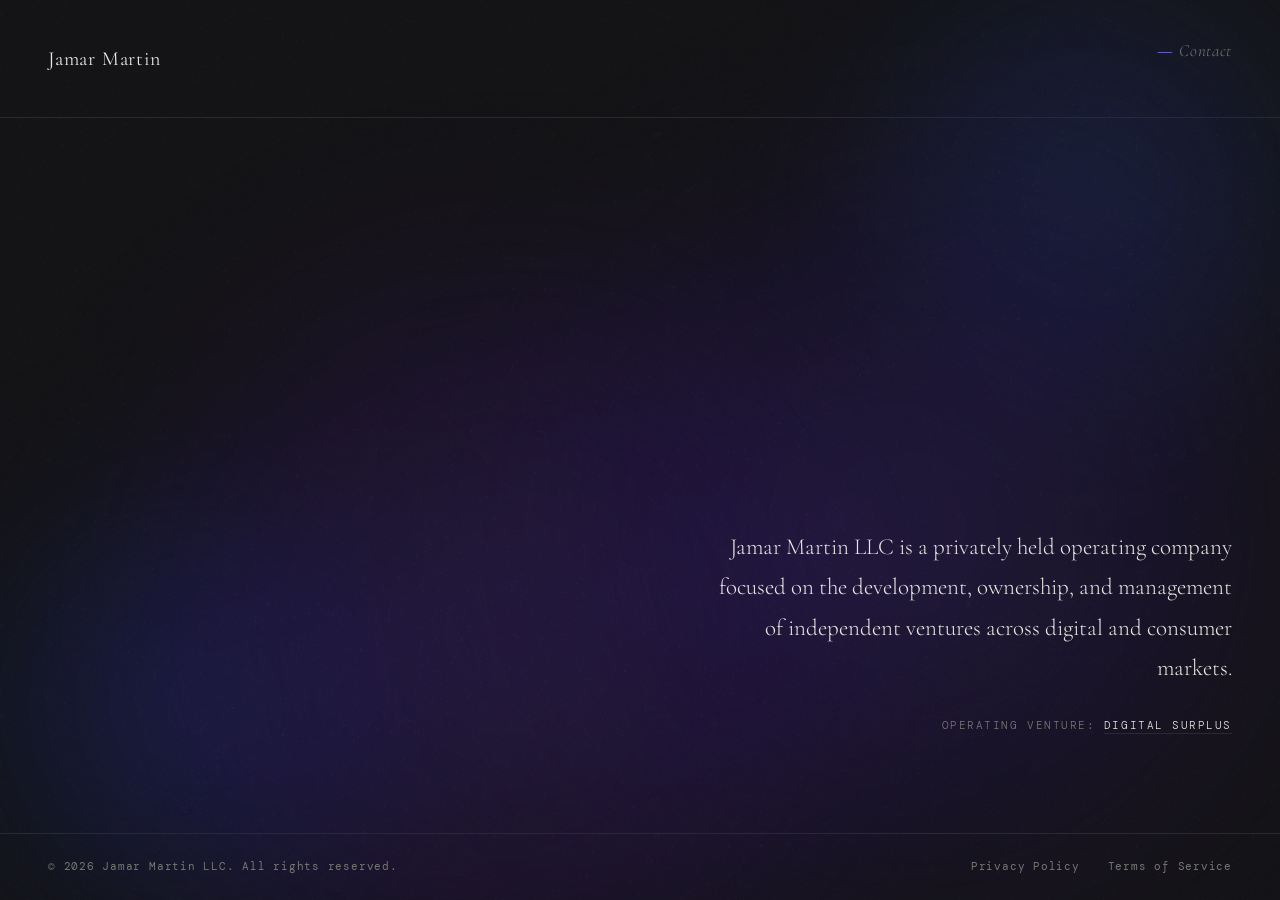
<file: index.html>
<!DOCTYPE html>
<html lang="en">
<head>
<meta charset="UTF-8">
<meta name="viewport" content="width=device-width, initial-scale=1.0">
<title>Jamar Martin</title>
<link rel="preconnect" href="https://fonts.googleapis.com">
<link href="https://fonts.googleapis.com/css2?family=Cormorant+Garamond:ital,wght@0,300;0,400;1,300;1,400&family=DM+Mono:wght@300;400&display=swap" rel="stylesheet">
<link rel="stylesheet" href="/css/main.css">
</head>
<body>

<div class="blob-container">
  <div class="blob blob-2"></div>
  <div class="blob blob-4"></div>
  <div class="blob blob-1"></div>
  <div class="blob blob-3"></div>
</div>
<div class="frost"></div>
<div class="grain"></div>
  
<nav>
  <a href="/" class="nav-logo">Jamar Martin</a>
  <ul class="nav-links">
    <li><a href="/contact.html">Contact</a></li>
  </ul>
</nav>

<main class="index-main">
  <div class="hero">
    <div class="hero-inner">
      <p class="hero-text">
        Jamar Martin LLC is a privately held operating company focused on the development, ownership, and management of independent ventures across digital and consumer markets.
      </p>
      <p class="venture-line">Operating venture: <a href="https://digital.jamarmartin.com">Digital Surplus</a></p>
    </div>
  </div>
</main>

<footer>
  <span>&copy; 2026 Jamar Martin LLC. All rights reserved.</span>
  <div class="footer-links">
    <a href="/privacy-policy.html">Privacy Policy</a>
    <a href="/terms-of-service.html">Terms of Service</a>
  </div>
</footer>

</body>
  
</html>
</file>
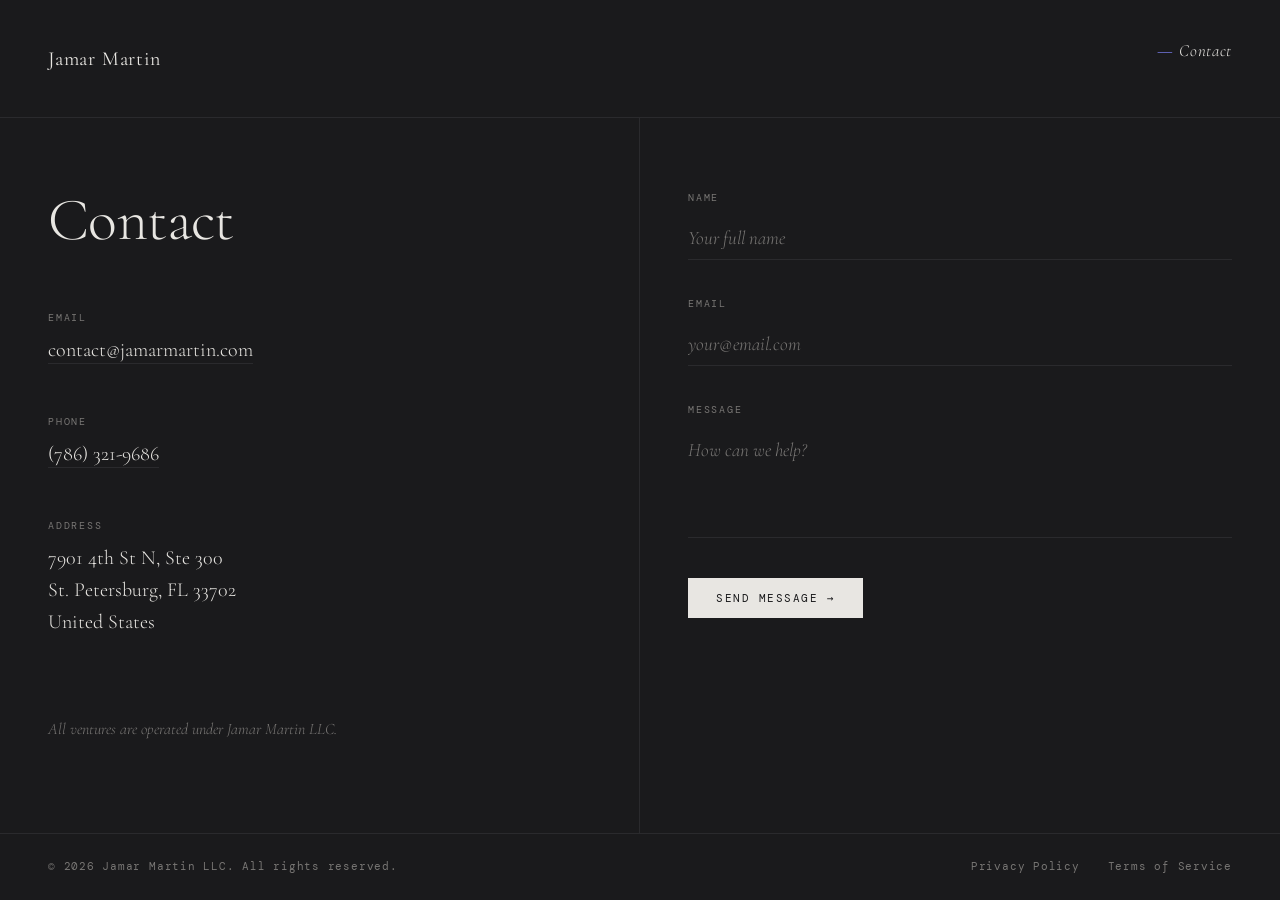
<file: contact.html>
<!DOCTYPE html>
<html lang="en">
<head>
<meta charset="UTF-8">
<meta name="viewport" content="width=device-width, initial-scale=1.0">
<title>Contact — Jamar Martin</title>
<link rel="preconnect" href="https://fonts.googleapis.com">
<link href="https://fonts.googleapis.com/css2?family=Cormorant+Garamond:ital,wght@0,300;0,400;1,300;1,400&family=DM+Mono:wght@300;400&display=swap" rel="stylesheet">
<link rel="stylesheet" href="/css/main.css">
</head>
<body>

<nav>
  <a href="/" class="nav-logo">Jamar Martin</a>
  <ul class="nav-links">
    <li><a href="/contact" class="active">Contact</a></li>
  </ul>
</nav>

<main class="contact-main">
  <div class="contact-info">
    <h1 class="page-title">Contact</h1>

    <div class="info-block">
      <div class="info-label">Email</div>
      <div class="info-value"><a href="mailto:contact@jamarmartin.com">contact@jamarmartin.com</a></div>
    </div>

    <div class="info-block">
      <div class="info-label">Phone</div>
      <div class="info-value"><a href="tel:+17863219686">(786) 321-9686</a></div>
    </div>

    <div class="info-block">
      <div class="info-label">Address</div>
      <div class="info-value">
        7901 4th St N, Ste 300<br>
        St. Petersburg, FL 33702<br>
        United States
      </div>
    </div>

    <p class="disclosure">All ventures are operated under Jamar Martin LLC.</p>
  </div>

  <div class="contact-form">
    <form action="https://formspree.io/f/xnjbevbp" method="POST">
      <div style="display:flex;flex-direction:column;gap:36px;">
        <div class="form-group">
          <label for="name">Name</label>
          <input type="text" id="name" name="name" placeholder="Your full name" required>
        </div>
        <div class="form-group">
          <label for="email">Email</label>
          <input type="email" id="email" name="email" placeholder="your@email.com" required>
        </div>
        <div class="form-group">
          <label for="message">Message</label>
          <textarea id="message" name="message" placeholder="How can we help?" required></textarea>
        </div>
        <div>
          <button type="submit" class="btn">Send Message &#x2192;</button>
        </div>
      </div>
    </form>
  </div>
</main>

<footer>
  <span>&copy; 2026 Jamar Martin LLC. All rights reserved.</span>
  <div class="footer-links">
    <a href="/privacy-policy">Privacy Policy</a>
    <a href="/terms-of-service">Terms of Service</a>
  </div>
</footer>

</body>
</html>
</file>
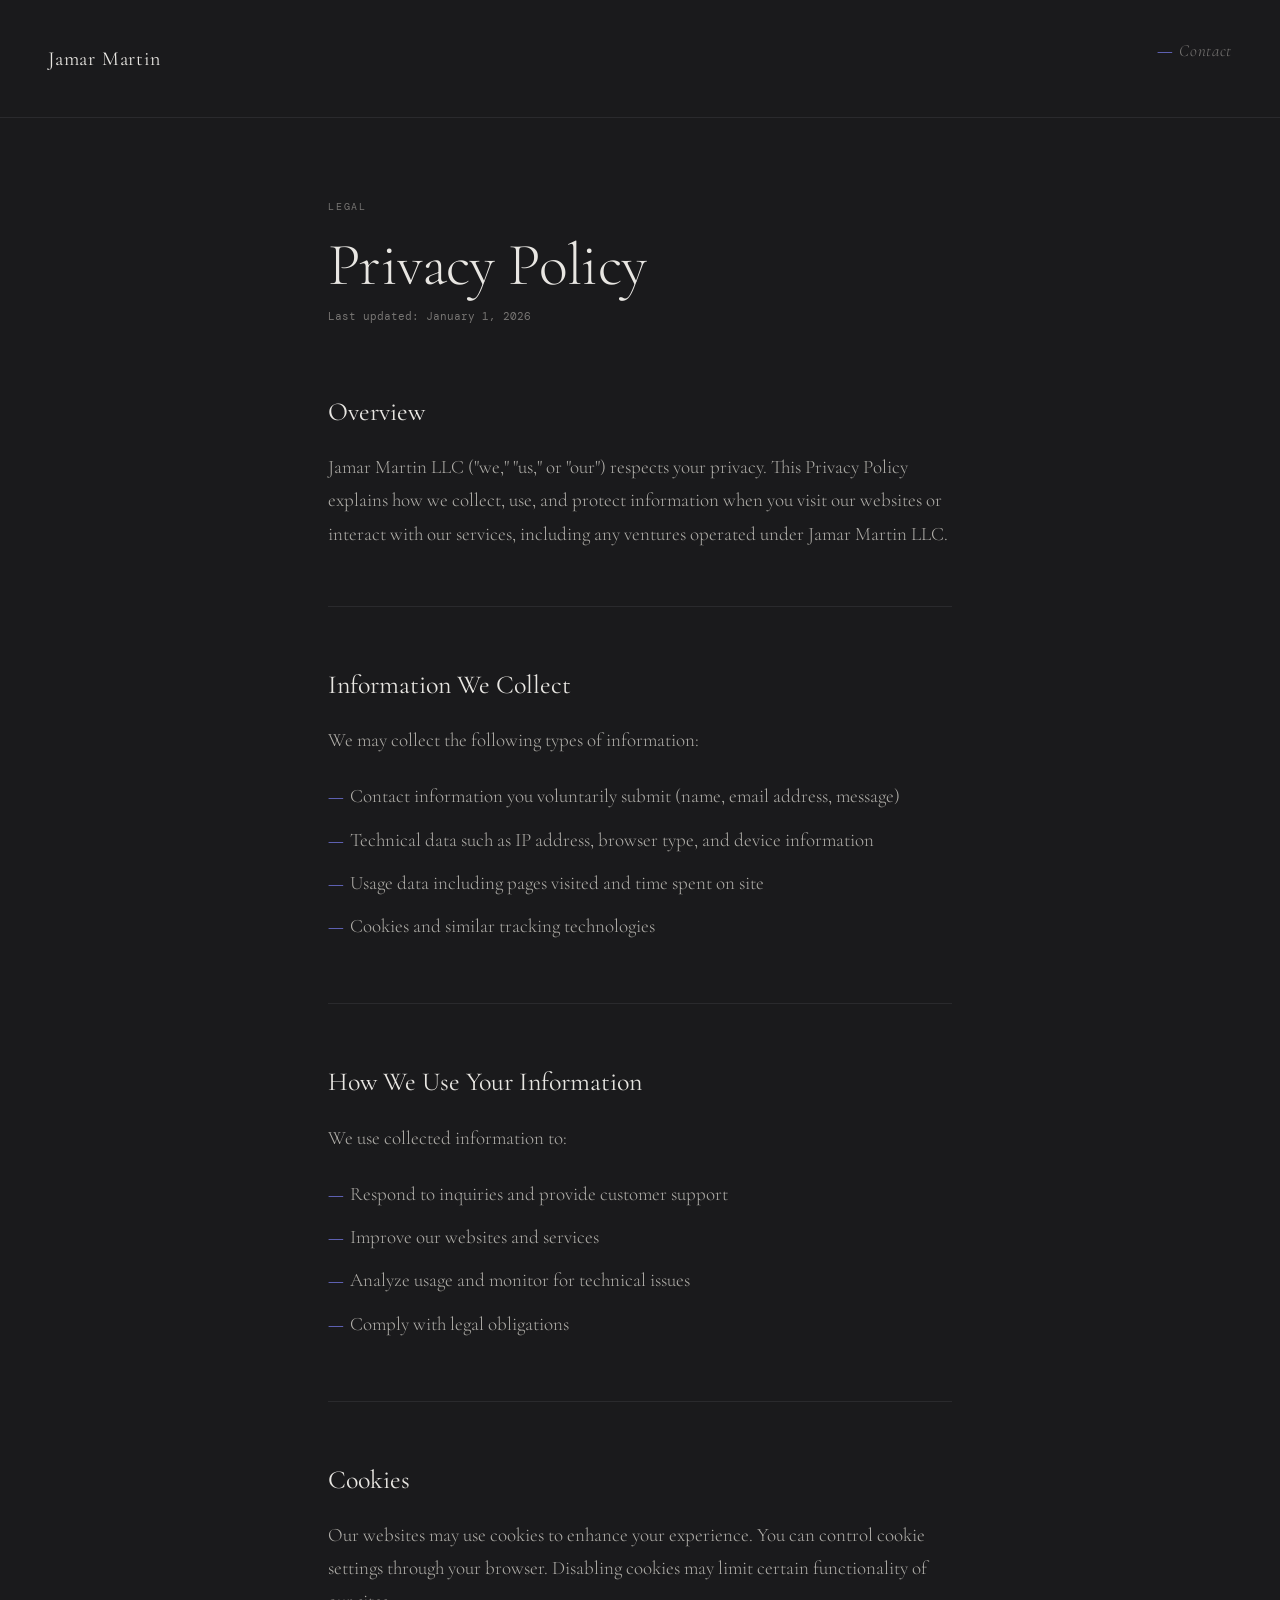
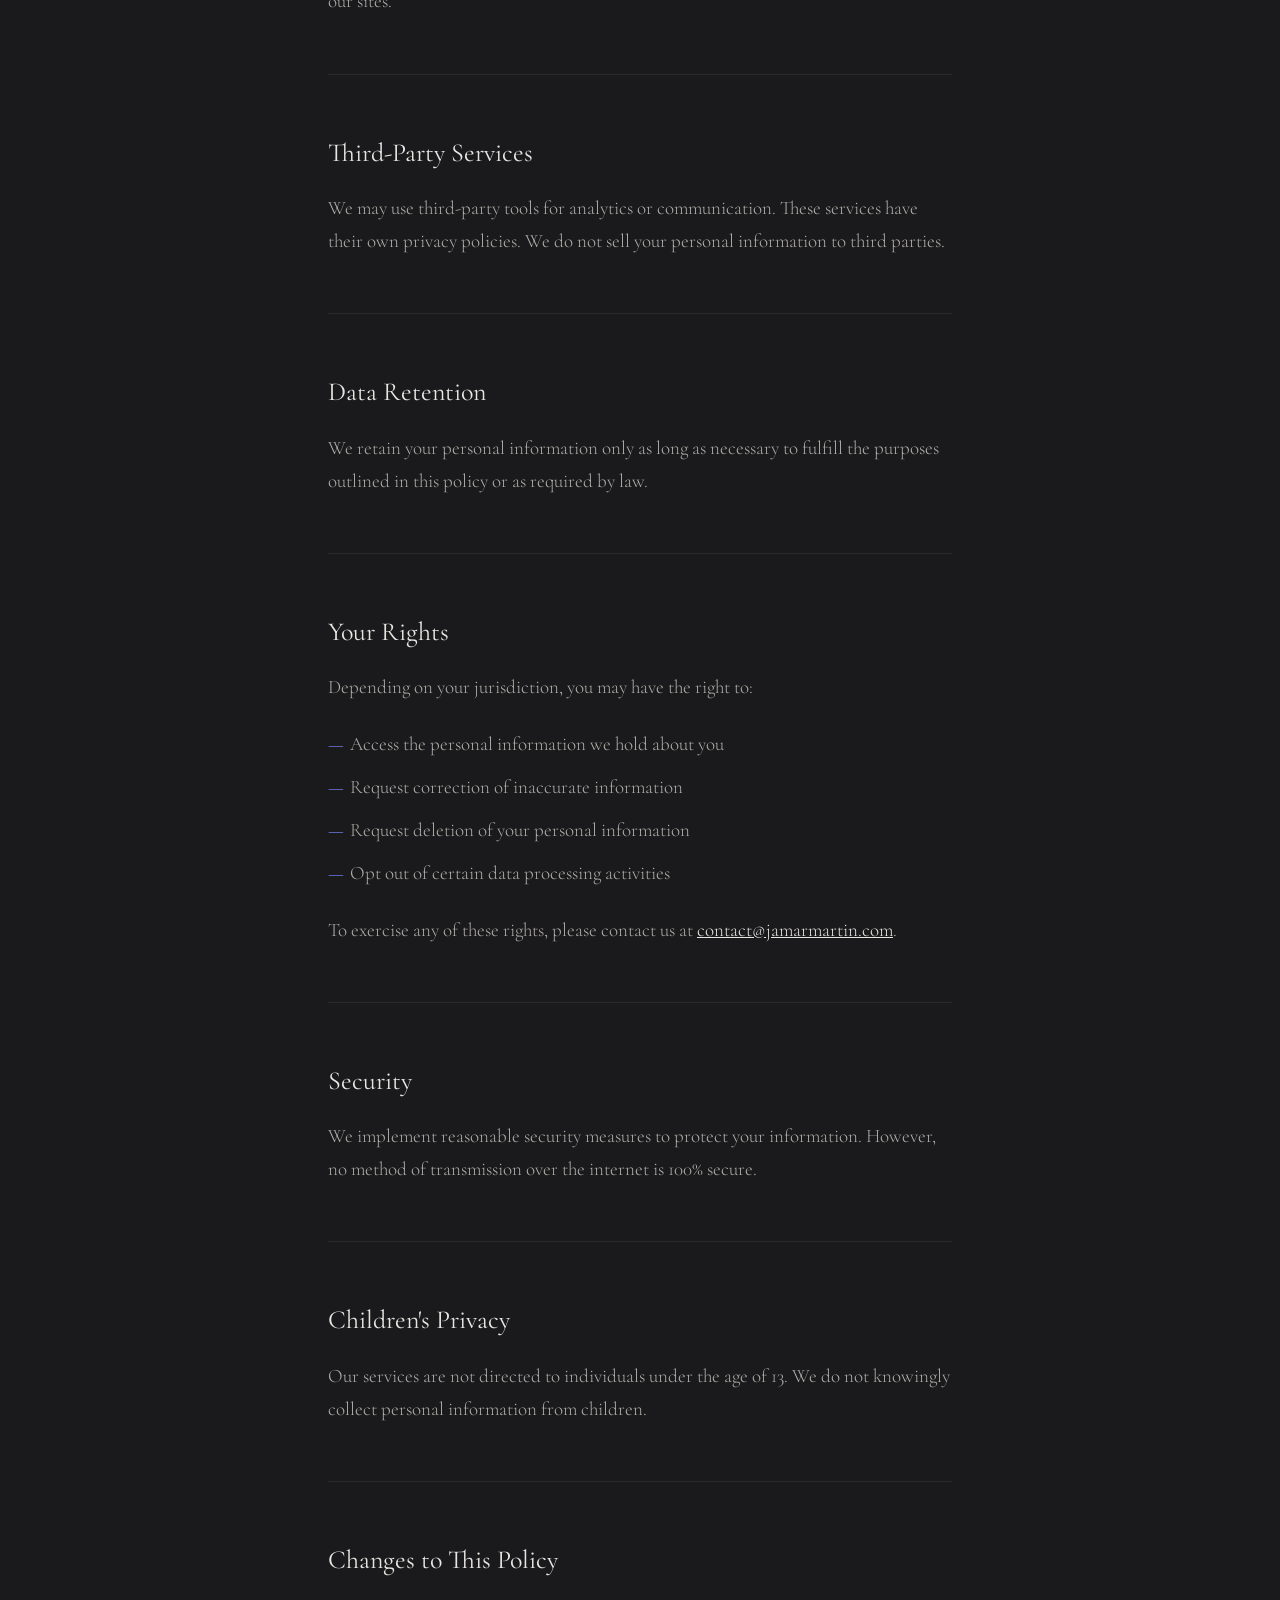
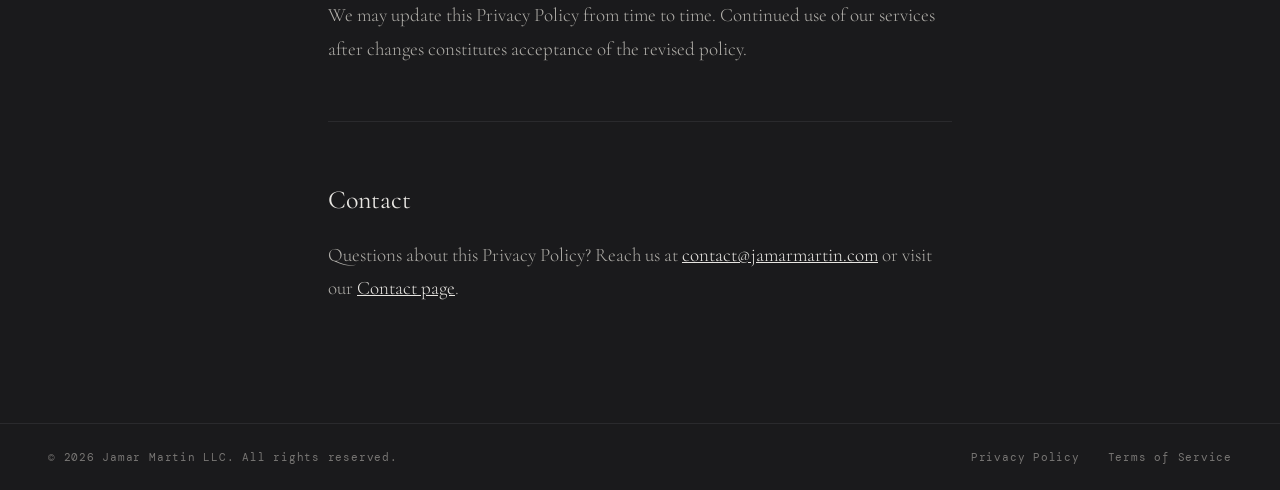
<file: privacy-policy.html>
<!DOCTYPE html>
<html lang="en">
<head>
<meta charset="UTF-8">
<meta name="viewport" content="width=device-width, initial-scale=1.0">
<title>Privacy Policy — Jamar Martin</title>
<link rel="preconnect" href="https://fonts.googleapis.com">
<link href="https://fonts.googleapis.com/css2?family=Cormorant+Garamond:ital,wght@0,300;0,400;0,600;1,300;1,400&family=DM+Mono:wght@300;400&display=swap" rel="stylesheet">
<link rel="stylesheet" href="/css/main.css">
</head>
<body class="legal-body">

<nav>
  <a href="/" class="nav-logo">Jamar Martin</a>
  <ul class="nav-links">
    <li><a href="/contact">Contact</a></li>
  </ul>
</nav>

<main class="legal-main">
  <div class="page-label">Legal</div>
  <h1>Privacy Policy</h1>
  <div class="last-updated">Last updated: January 1, 2026</div>

  <h2>Overview</h2>
  <p>Jamar Martin LLC ("we," "us," or "our") respects your privacy. This Privacy Policy explains how we collect, use, and protect information when you visit our websites or interact with our services, including any ventures operated under Jamar Martin LLC.</p>

  <h2>Information We Collect</h2>
  <p>We may collect the following types of information:</p>
  <ul>
    <li>Contact information you voluntarily submit (name, email address, message)</li>
    <li>Technical data such as IP address, browser type, and device information</li>
    <li>Usage data including pages visited and time spent on site</li>
    <li>Cookies and similar tracking technologies</li>
  </ul>

  <h2>How We Use Your Information</h2>
  <p>We use collected information to:</p>
  <ul>
    <li>Respond to inquiries and provide customer support</li>
    <li>Improve our websites and services</li>
    <li>Analyze usage and monitor for technical issues</li>
    <li>Comply with legal obligations</li>
  </ul>

  <h2>Cookies</h2>
  <p>Our websites may use cookies to enhance your experience. You can control cookie settings through your browser. Disabling cookies may limit certain functionality of our sites.</p>

  <h2>Third-Party Services</h2>
  <p>We may use third-party tools for analytics or communication. These services have their own privacy policies. We do not sell your personal information to third parties.</p>

  <h2>Data Retention</h2>
  <p>We retain your personal information only as long as necessary to fulfill the purposes outlined in this policy or as required by law.</p>

  <h2>Your Rights</h2>
  <p>Depending on your jurisdiction, you may have the right to:</p>
  <ul>
    <li>Access the personal information we hold about you</li>
    <li>Request correction of inaccurate information</li>
    <li>Request deletion of your personal information</li>
    <li>Opt out of certain data processing activities</li>
  </ul>
  <p>To exercise any of these rights, please contact us at <a href="mailto:contact@jamarmartin.com">contact@jamarmartin.com</a>.</p>

  <h2>Security</h2>
  <p>We implement reasonable security measures to protect your information. However, no method of transmission over the internet is 100% secure.</p>

  <h2>Children's Privacy</h2>
  <p>Our services are not directed to individuals under the age of 13. We do not knowingly collect personal information from children.</p>

  <h2>Changes to This Policy</h2>
  <p>We may update this Privacy Policy from time to time. Continued use of our services after changes constitutes acceptance of the revised policy.</p>

  <h2>Contact</h2>
  <p>Questions about this Privacy Policy? Reach us at <a href="mailto:contact@jamarmartin.com">contact@jamarmartin.com</a> or visit our <a href="/contact">Contact page</a>.</p>
</main>

<footer>
  <span>&copy; 2026 Jamar Martin LLC. All rights reserved.</span>
  <div class="footer-links">
    <a href="/privacy-policy.html">Privacy Policy</a>
    <a href="/terms-of-service.html">Terms of Service</a>
  </div>
</footer>

</body>
</html>
</file>
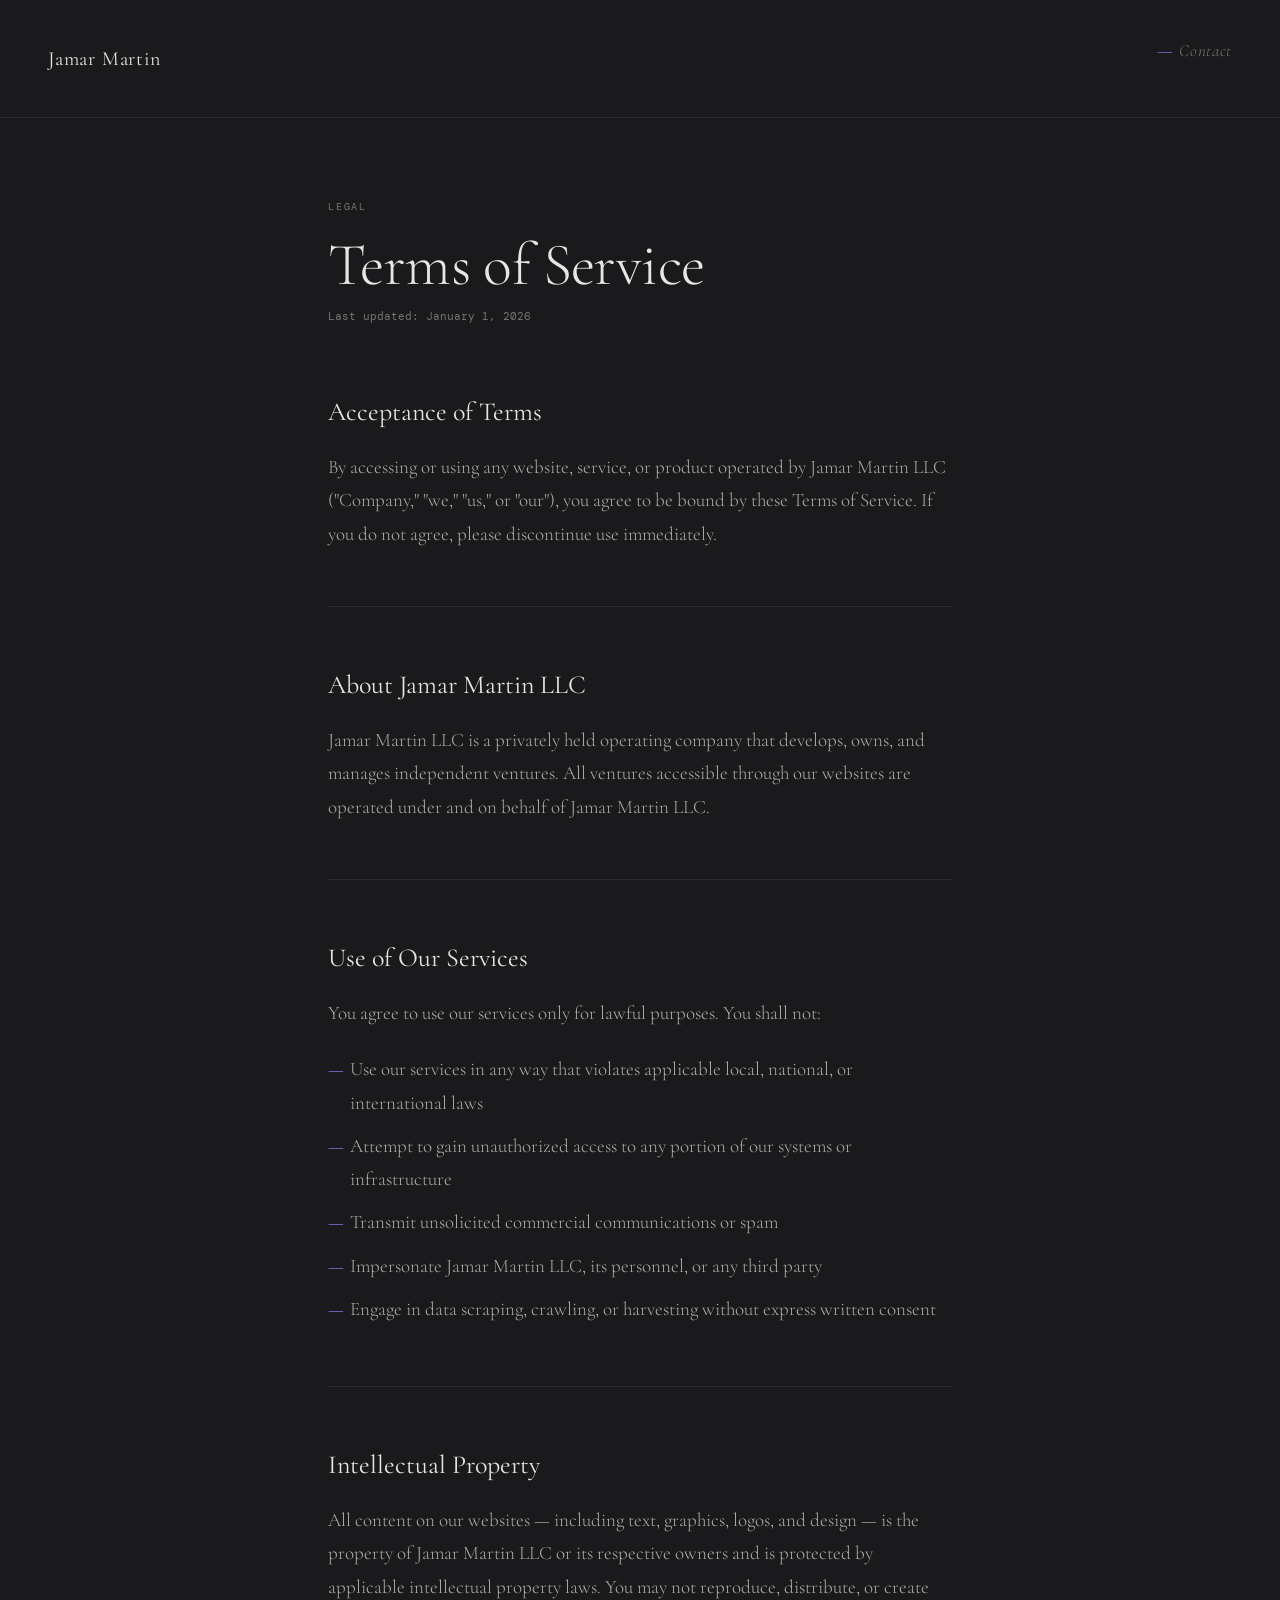
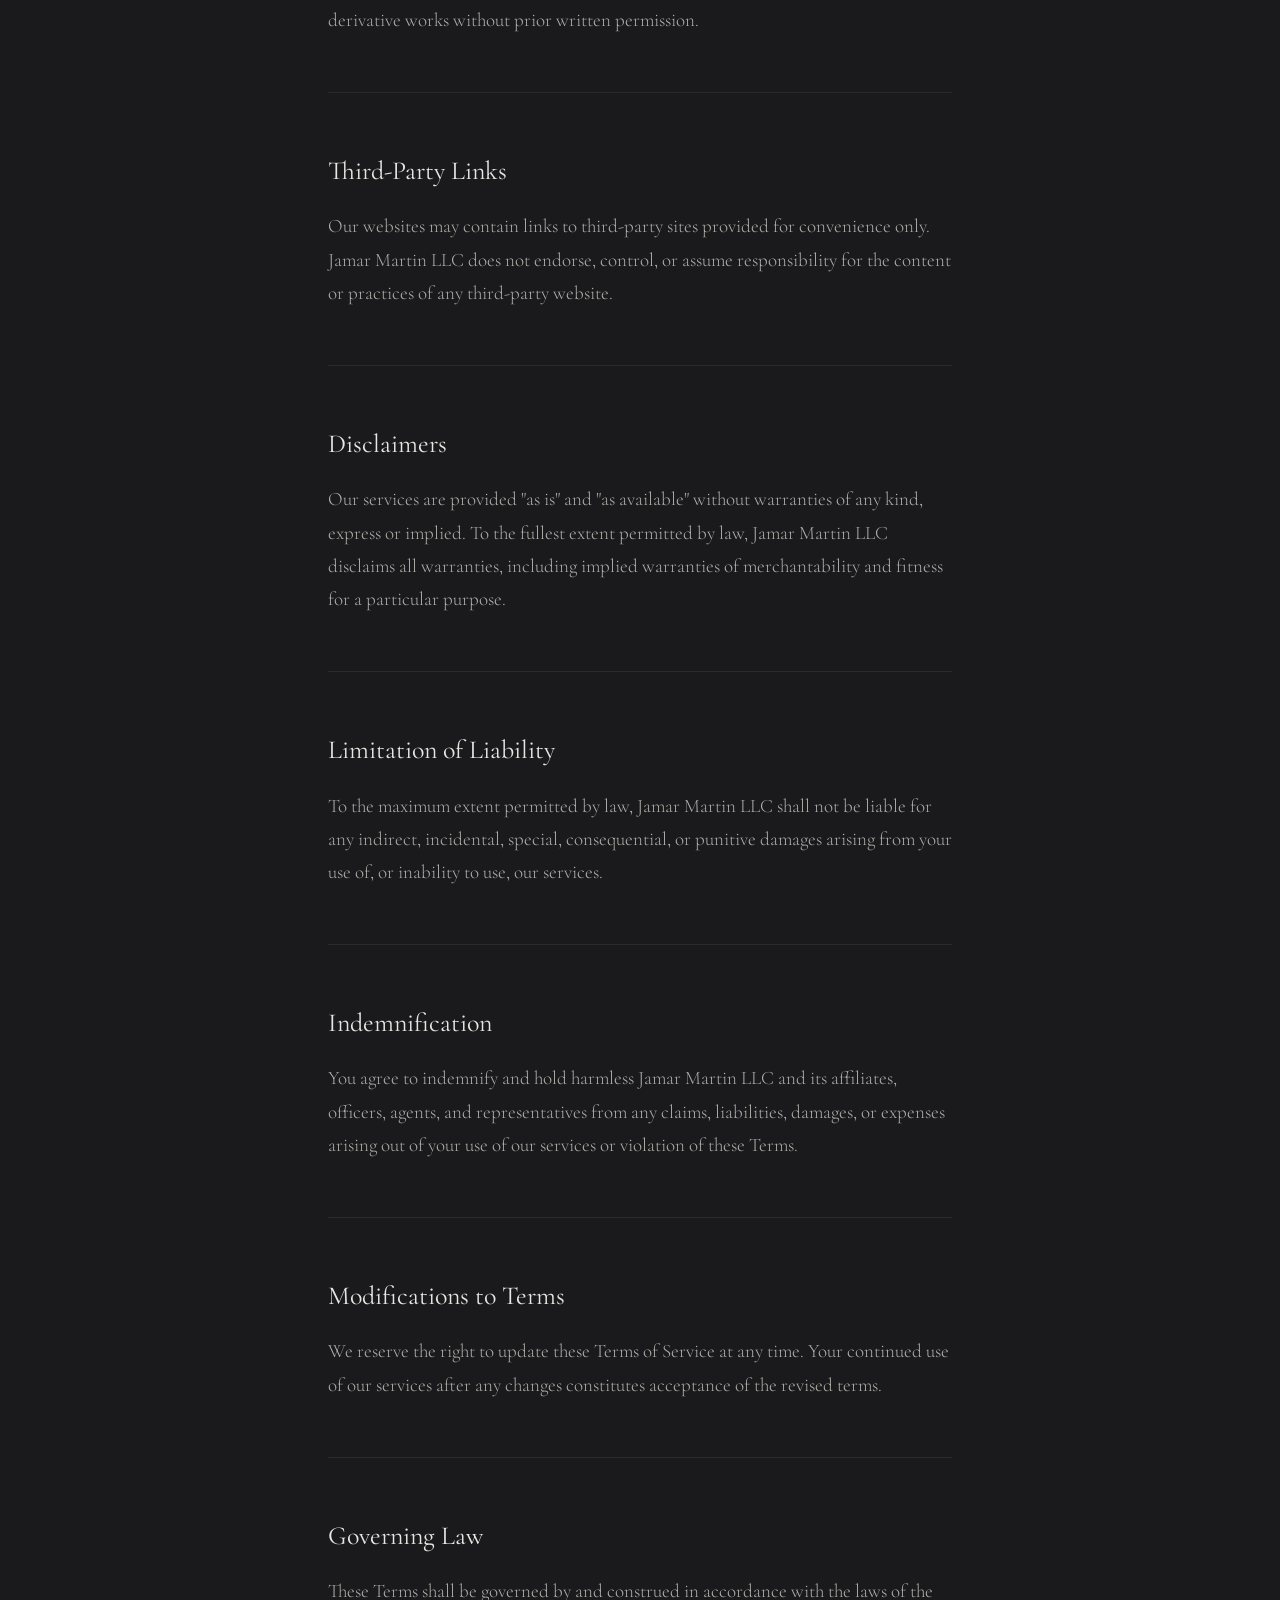
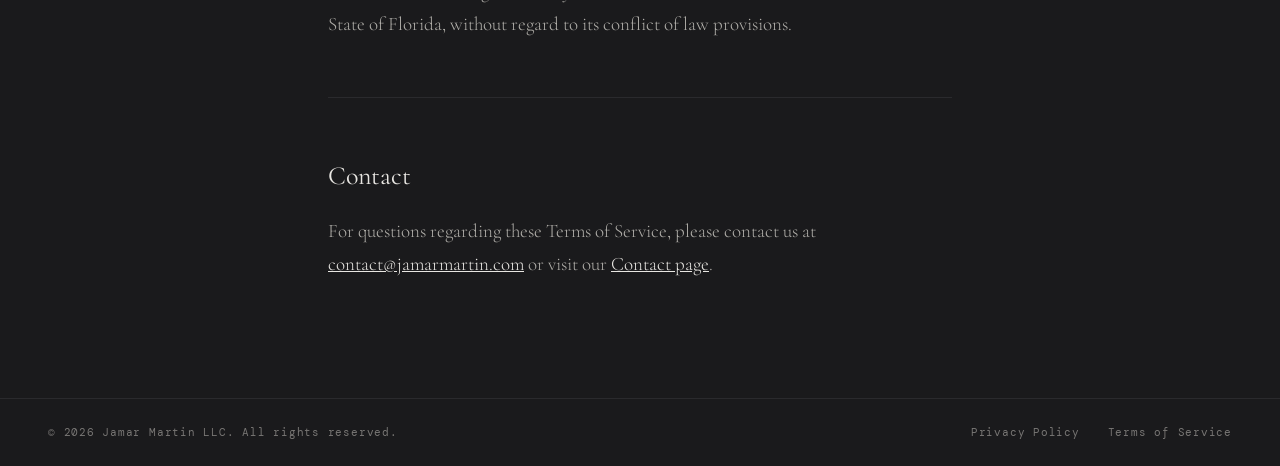
<file: terms-of-service.html>
<!DOCTYPE html>
<html lang="en">
<head>
<meta charset="UTF-8">
<meta name="viewport" content="width=device-width, initial-scale=1.0">
<title>Terms of Service — Jamar Martin</title>
<link rel="preconnect" href="https://fonts.googleapis.com">
<link href="https://fonts.googleapis.com/css2?family=Cormorant+Garamond:ital,wght@0,300;0,400;0,600;1,300;1,400&family=DM+Mono:wght@300;400&display=swap" rel="stylesheet">
<link rel="stylesheet" href="/css/main.css">
</head>
<body class="legal-body">

<nav>
  <a href="/" class="nav-logo">Jamar Martin</a>
  <ul class="nav-links">
    <li><a href="/contact">Contact</a></li>
  </ul>
</nav>

<main class="legal-main">
  <div class="page-label">Legal</div>
  <h1>Terms of Service</h1>
  <div class="last-updated">Last updated: January 1, 2026</div>

  <h2>Acceptance of Terms</h2>
  <p>By accessing or using any website, service, or product operated by Jamar Martin LLC ("Company," "we," "us," or "our"), you agree to be bound by these Terms of Service. If you do not agree, please discontinue use immediately.</p>

  <h2>About Jamar Martin LLC</h2>
  <p>Jamar Martin LLC is a privately held operating company that develops, owns, and manages independent ventures. All ventures accessible through our websites are operated under and on behalf of Jamar Martin LLC.</p>

  <h2>Use of Our Services</h2>
  <p>You agree to use our services only for lawful purposes. You shall not:</p>
  <ul>
    <li>Use our services in any way that violates applicable local, national, or international laws</li>
    <li>Attempt to gain unauthorized access to any portion of our systems or infrastructure</li>
    <li>Transmit unsolicited commercial communications or spam</li>
    <li>Impersonate Jamar Martin LLC, its personnel, or any third party</li>
    <li>Engage in data scraping, crawling, or harvesting without express written consent</li>
  </ul>

  <h2>Intellectual Property</h2>
  <p>All content on our websites — including text, graphics, logos, and design — is the property of Jamar Martin LLC or its respective owners and is protected by applicable intellectual property laws. You may not reproduce, distribute, or create derivative works without prior written permission.</p>

  <h2>Third-Party Links</h2>
  <p>Our websites may contain links to third-party sites provided for convenience only. Jamar Martin LLC does not endorse, control, or assume responsibility for the content or practices of any third-party website.</p>

  <h2>Disclaimers</h2>
  <p>Our services are provided "as is" and "as available" without warranties of any kind, express or implied. To the fullest extent permitted by law, Jamar Martin LLC disclaims all warranties, including implied warranties of merchantability and fitness for a particular purpose.</p>

  <h2>Limitation of Liability</h2>
  <p>To the maximum extent permitted by law, Jamar Martin LLC shall not be liable for any indirect, incidental, special, consequential, or punitive damages arising from your use of, or inability to use, our services.</p>

  <h2>Indemnification</h2>
  <p>You agree to indemnify and hold harmless Jamar Martin LLC and its affiliates, officers, agents, and representatives from any claims, liabilities, damages, or expenses arising out of your use of our services or violation of these Terms.</p>

  <h2>Modifications to Terms</h2>
  <p>We reserve the right to update these Terms of Service at any time. Your continued use of our services after any changes constitutes acceptance of the revised terms.</p>

  <h2>Governing Law</h2>
  <p>These Terms shall be governed by and construed in accordance with the laws of the State of Florida, without regard to its conflict of law provisions.</p>

  <h2>Contact</h2>
  <p>For questions regarding these Terms of Service, please contact us at <a href="mailto:contact@jamarmartin.com">contact@jamarmartin.com</a> or visit our <a href="/contact">Contact page</a>.</p>
</main>

<footer>
  <span>&copy; 2026 Jamar Martin LLC. All rights reserved.</span>
  <div class="footer-links">
    <a href="/privacy-policy.html">Privacy Policy</a>
    <a href="/terms-of-service.html">Terms of Service</a>
  </div>
</footer>

</body>
</html>
</file>
<file: css/main.css>
/* ════════════════════════════════════════════════
   main.css — jamarmartin.com
   Shared across: index, contact, privacy-policy, terms-of-service
   ════════════════════════════════════════════════ */

/* ── RESET ───────────────────────────────────────── */
*, *::before, *::after { box-sizing: border-box; margin: 0; padding: 0; }

/* ── VARIABLES ───────────────────────────────────── */
:root {
  --bg: #1a1a1c;
  --ink: #e8e6e2;
  --muted: #787674;
  --accent: #7b7ef0;
  --line: #2a2a2d;
}

/* ── BASE ────────────────────────────────────────── */
html, body { height: 100%; }

body {
  font-family: 'Cormorant Garamond', serif;
  background: var(--bg);
  color: var(--ink);
  line-height: 1.6;
  min-height: 100vh;
  display: flex;
  flex-direction: column;
}

a { color: var(--ink); }

/* ── NAV ─────────────────────────────────────────── */
nav {
  display: flex;
  justify-content: space-between;
  align-items: center;
  padding: 28px 48px;
  border-bottom: 1px solid var(--line);
}

.nav-logo {
  font-family: 'Cormorant Garamond', serif;
  font-size: 20px;
  font-weight: 400;
  letter-spacing: 0.04em;
  text-decoration: none;
  color: var(--ink);
}

.nav-links { display: flex; gap: 32px; list-style: none; }

.nav-links a {
  font-family: 'Cormorant Garamond', serif;
  font-style: italic;
  text-decoration: none;
  color: var(--muted);
  font-size: 17px;
  font-weight: 300;
  letter-spacing: 0.04em;
  text-transform: none;
  transition: color 0.2s;
}

.nav-links a:hover,
.nav-links a.active { color: var(--ink); }

/* ── FOOTER ──────────────────────────────────────── */
footer {
  border-top: 1px solid var(--line);
  padding: 24px 48px;
  display: flex;
  justify-content: space-between;
  align-items: center;
  font-family: 'DM Mono', monospace;
  font-size: 11px;
  color: var(--muted);
  letter-spacing: 0.07em;
}

footer a { color: var(--muted); text-decoration: none; transition: color 0.2s; }
footer a:hover { color: var(--ink); }
.footer-links { display: flex; gap: 28px; }


/* ════════════════════════════════════════════════
   INDEX PAGE
   ════════════════════════════════════════════════ */

@keyframes fadeSlideUp {
  from { opacity: 0; transform: translateY(16px); }
  to   { opacity: 1; transform: translateY(0); }
}

.index-main {
  flex: 1;
  display: flex;
  flex-direction: column;
  justify-content: flex-end;
  padding: 80px 48px;
}

.hero { display: flex; justify-content: flex-end; }

.hero-inner {
  max-width: 520px;
  text-align: right;
}

.hero-text {
  font-size: clamp(19px, 1.9vw, 23px);
  font-weight: 300;
  line-height: 1.75;
  color: var(--ink);
  margin-bottom: 28px;
  animation: fadeSlideUp 0.75s ease both;
  animation-delay: 0.1s;
}

.venture-line {
  font-family: 'DM Mono', monospace;
  font-size: 11px;
  letter-spacing: 0.14em;
  text-transform: uppercase;
  color: var(--muted);
  animation: fadeSlideUp 0.75s ease both;
  animation-delay: 0.42s;
}

.venture-line a {
  color: var(--ink);
  text-decoration: none;
  border-bottom: 1px solid var(--line);
  padding-bottom: 1px;
  transition: color 0.2s, border-color 0.2s;
}

.venture-line a:hover {
  color: var(--accent);
  border-color: var(--accent);
}


/* ════════════════════════════════════════════════
   CONTACT PAGE
   ════════════════════════════════════════════════ */

.contact-main {
  flex: 1;
  display: grid;
  grid-template-columns: 1fr 1fr;
}

.contact-info {
  padding: 72px 48px;
  border-right: 1px solid var(--line);
  display: flex;
  flex-direction: column;
  gap: 48px;
}

.page-title {
  font-size: clamp(40px, 5vw, 60px);
  font-weight: 300;
  line-height: 1;
  letter-spacing: -0.01em;
  color: var(--ink);
}

.info-block { display: flex; flex-direction: column; gap: 8px; }

.info-label {
  font-family: 'DM Mono', monospace;
  font-size: 10px;
  letter-spacing: 0.18em;
  text-transform: uppercase;
  color: var(--muted);
}

.info-value {
  font-size: 20px;
  font-weight: 300;
  color: var(--ink);
  line-height: 1.6;
}

.info-value a {
  color: var(--ink);
  text-decoration: none;
  border-bottom: 1px solid var(--line);
  padding-bottom: 1px;
  transition: color 0.2s, border-color 0.2s;
}

.info-value a:hover {
  color: var(--accent);
  border-color: var(--accent);
}

.disclosure {
  margin-top: auto;
  font-size: 16px;
  font-style: italic;
  font-weight: 300;
  color: var(--muted);
  line-height: 1.7;
}

.contact-form {
  padding: 72px 48px;
  display: flex;
  flex-direction: column;
  gap: 36px;
}

.form-group { display: flex; flex-direction: column; gap: 10px; }

label {
  font-family: 'DM Mono', monospace;
  font-size: 10px;
  letter-spacing: 0.18em;
  text-transform: uppercase;
  color: var(--muted);
}

input, textarea {
  background: transparent;
  border: none;
  border-bottom: 1px solid var(--line);
  padding: 10px 0;
  font-family: 'Cormorant Garamond', serif;
  font-size: 19px;
  font-weight: 300;
  color: var(--ink);
  outline: none;
  width: 100%;
  transition: border-color 0.2s;
  resize: none;
}

input::placeholder, textarea::placeholder {
  color: var(--muted);
  font-style: italic;
}

input:focus, textarea:focus { border-bottom-color: var(--muted); }

textarea { height: 110px; }

.btn {
  display: inline-flex;
  align-items: center;
  gap: 12px;
  padding: 13px 28px;
  background: var(--ink);
  color: var(--bg);
  border: none;
  cursor: pointer;
  font-family: 'DM Mono', monospace;
  font-size: 11px;
  letter-spacing: 0.14em;
  text-transform: uppercase;
  transition: background 0.2s, gap 0.2s;
  align-self: flex-start;
  margin-top: 4px;
}

.btn:hover { background: var(--accent); gap: 20px; }


/* ════════════════════════════════════════════════
   LEGAL PAGES (privacy-policy, terms-of-service)
   ════════════════════════════════════════════════ */

.legal-body { font-size: 18px; line-height: 1.7; }

.legal-main {
  flex: 1;
  max-width: 720px;
  margin: 0 auto;
  padding: 80px 48px 100px;
  width: 100%;
}

.page-label {
  font-family: 'DM Mono', monospace;
  font-size: 10px;
  letter-spacing: 0.18em;
  text-transform: uppercase;
  color: var(--muted);
  margin-bottom: 20px;
}

.last-updated {
  font-family: 'DM Mono', monospace;
  font-size: 11px;
  color: var(--muted);
  margin-bottom: 64px;
}

h1 {
  font-size: clamp(40px, 5vw, 60px);
  font-weight: 300;
  line-height: 1;
  letter-spacing: -0.01em;
  color: var(--ink);
  margin-bottom: 12px;
}

h2 {
  font-size: 26px;
  font-weight: 400;
  color: var(--ink);
  margin-top: 56px;
  margin-bottom: 16px;
  padding-top: 56px;
  border-top: 1px solid var(--line);
}

h2:first-of-type { border-top: none; padding-top: 0; }

p {
  font-size: 19px;
  font-weight: 300;
  color: #b0aea9;
  margin-bottom: 18px;
  line-height: 1.75;
}

ul { list-style: none; margin-bottom: 18px; }

ul li {
  font-size: 19px;
  font-weight: 300;
  color: #b0aea9;
  padding: 5px 0 5px 22px;
  position: relative;
  line-height: 1.75;
}

ul li::before {
  content: '—';
  position: absolute;
  left: 0;
  color: var(--accent);
  font-weight: 300;
}



/* ════════════════════════════════════════════════
   BLOB BACKGROUND — index.html only
   To remove: delete this block + the 6 divs in index.html
   ════════════════════════════════════════════════ */

.blob-container {
  position: fixed;
  inset: 0;
  z-index: 0;
  overflow: hidden;
  pointer-events: none;
}

.blob {
  position: absolute;
  border-radius: 50%;
  filter: blur(70px);
  opacity: 0.38;
  will-change: transform;
}

.blob-1 {
  width: 900px;
  height: 900px;
  background: radial-gradient(circle, #7040d0 0%, #401880 40%, transparent 70%);
  top: 20%;
  right: 25%;
  animation: float1 18s ease-in-out infinite;
}

.blob-2 {
  width: 550px;
  height: 550px;
  background: radial-gradient(circle, #4060d0 0%, #203080 40%, transparent 70%);
  top: -80px;
  right: -80px;
  animation: float2 22s ease-in-out infinite;
}

.blob-3 {
  width: 900px;
  height: 900px;
  background: radial-gradient(circle, #5a35c0 0%, #301870 40%, transparent 70%);
  bottom: -80px;
  right: -80px;
  animation: float3 26s ease-in-out infinite;
}

.blob-4 {
  width: 550px;
  height: 550px;
  background: radial-gradient(circle, #3a5ae8 0%, #1a2880 40%, transparent 70%);
  bottom: -80px;
  left: -80px;
  animation: float4 20s ease-in-out infinite;
}

@keyframes float1 {
  0%   { transform: translate(0, 0) scale(1); }
  35%  { transform: translate(460px, -40px) scale(1.08); }
  60%  { transform: translate(560px, 180px) scale(0.95); }
  82%  { transform: translate(260px, 360px) scale(1.05); }
  100% { transform: translate(0, 0) scale(1); }
}

@keyframes float2 {
  0%   { transform: translate(0, 0) scale(1); }
  20%  { transform: translate(-60px, 300px) scale(1.08); }
  55%  { transform: translate(-320px, 440px) scale(0.92); }
  78%  { transform: translate(-400px, 220px) scale(1.04); }
  100% { transform: translate(0, 0) scale(1); }
}

@keyframes float3 {
  0%   { transform: translate(0, 0) scale(1); }
  25%  { transform: translate(-400px, -140px) scale(1.1); }
  58%  { transform: translate(-220px, -440px) scale(0.9); }
  82%  { transform: translate(-80px, -560px) scale(1.06); }
  100% { transform: translate(0, 0) scale(1); }
}

@keyframes float4 {
  0%   { transform: translate(0, 0) scale(1); }
  22%  { transform: translate(380px, 120px) scale(1.1); }
  52%  { transform: translate(240px, -300px) scale(0.94); }
  78%  { transform: translate(480px, -200px) scale(1.08); }
  100% { transform: translate(0, 0) scale(1); }
}

/* ── FROST ───────────────────────────────────────── */
.frost {
  position: fixed;
  inset: 0;
  z-index: 1;
  background: rgba(26, 26, 28, 0.3);
  pointer-events: none;
}

/* ── GRAIN ───────────────────────────────────────── */
.grain {
  position: fixed;
  inset: 0;
  z-index: 2;
  pointer-events: none;
  opacity: 0.22;
  background-image: url("data:image/svg+xml,%3Csvg xmlns='http://www.w3.org/2000/svg' version='1.1' viewBox='0 0 700 700' width='700' height='700'%3E%3Cdefs%3E%3Cfilter id='nnnoise-filter' x='-20%25' y='-20%25' width='140%25' height='140%25' filterUnits='objectBoundingBox' primitiveUnits='userSpaceOnUse' color-interpolation-filters='linearRGB'%3E%3CfeTurbulence type='fractalNoise' baseFrequency='0.153' numOctaves='4' seed='15' stitchTiles='stitch' x='0%25' y='0%25' width='100%25' height='100%25' result='turbulence'%3E%3C/feTurbulence%3E%3CfeSpecularLighting surfaceScale='13' specularConstant='0.6' specularExponent='20' lighting-color='%23ffffff' x='0%25' y='0%25' width='100%25' height='100%25' in='turbulence' result='specularLighting'%3E%3CfeDistantLight azimuth='3' elevation='96'%3E%3C/feDistantLight%3E%3C/feSpecularLighting%3E%3C/filter%3E%3C/defs%3E%3Crect width='700' height='700' fill='%23000000'%3E%3C/rect%3E%3Crect width='700' height='700' fill='%23ffffff' filter='url(%23nnnoise-filter)'%3E%3C/rect%3E%3C/svg%3E");
  background-repeat: repeat;
  background-size: 700px 700px;
  mix-blend-mode: soft-light;
}

/* ── NAV/MAIN/FOOTER z-index fix ─────────────────── */
nav, main, footer { position: relative; z-index: 10; }


/* ════════════════════════════════════════════════
   RESPONSIVE
   ════════════════════════════════════════════════ */

@media (max-width: 768px) {
  nav { padding: 20px 24px; }
  footer { padding: 20px 24px; flex-direction: column; gap: 14px; text-align: center; }
  .footer-links { flex-wrap: wrap; justify-content: center; }

  /* Index */
  .index-main { padding: 60px 24px; }
  .hero { justify-content: flex-start; }
  .hero-inner { text-align: left; max-width: 100%; }

  /* Contact */
  .contact-main { grid-template-columns: 1fr; }
  .contact-info { padding: 48px 24px; border-right: none; border-bottom: 1px solid var(--line); }
  .contact-form { padding: 48px 24px; }

  /* Legal */
  .legal-main { padding: 48px 24px 80px; }
}
</file>
